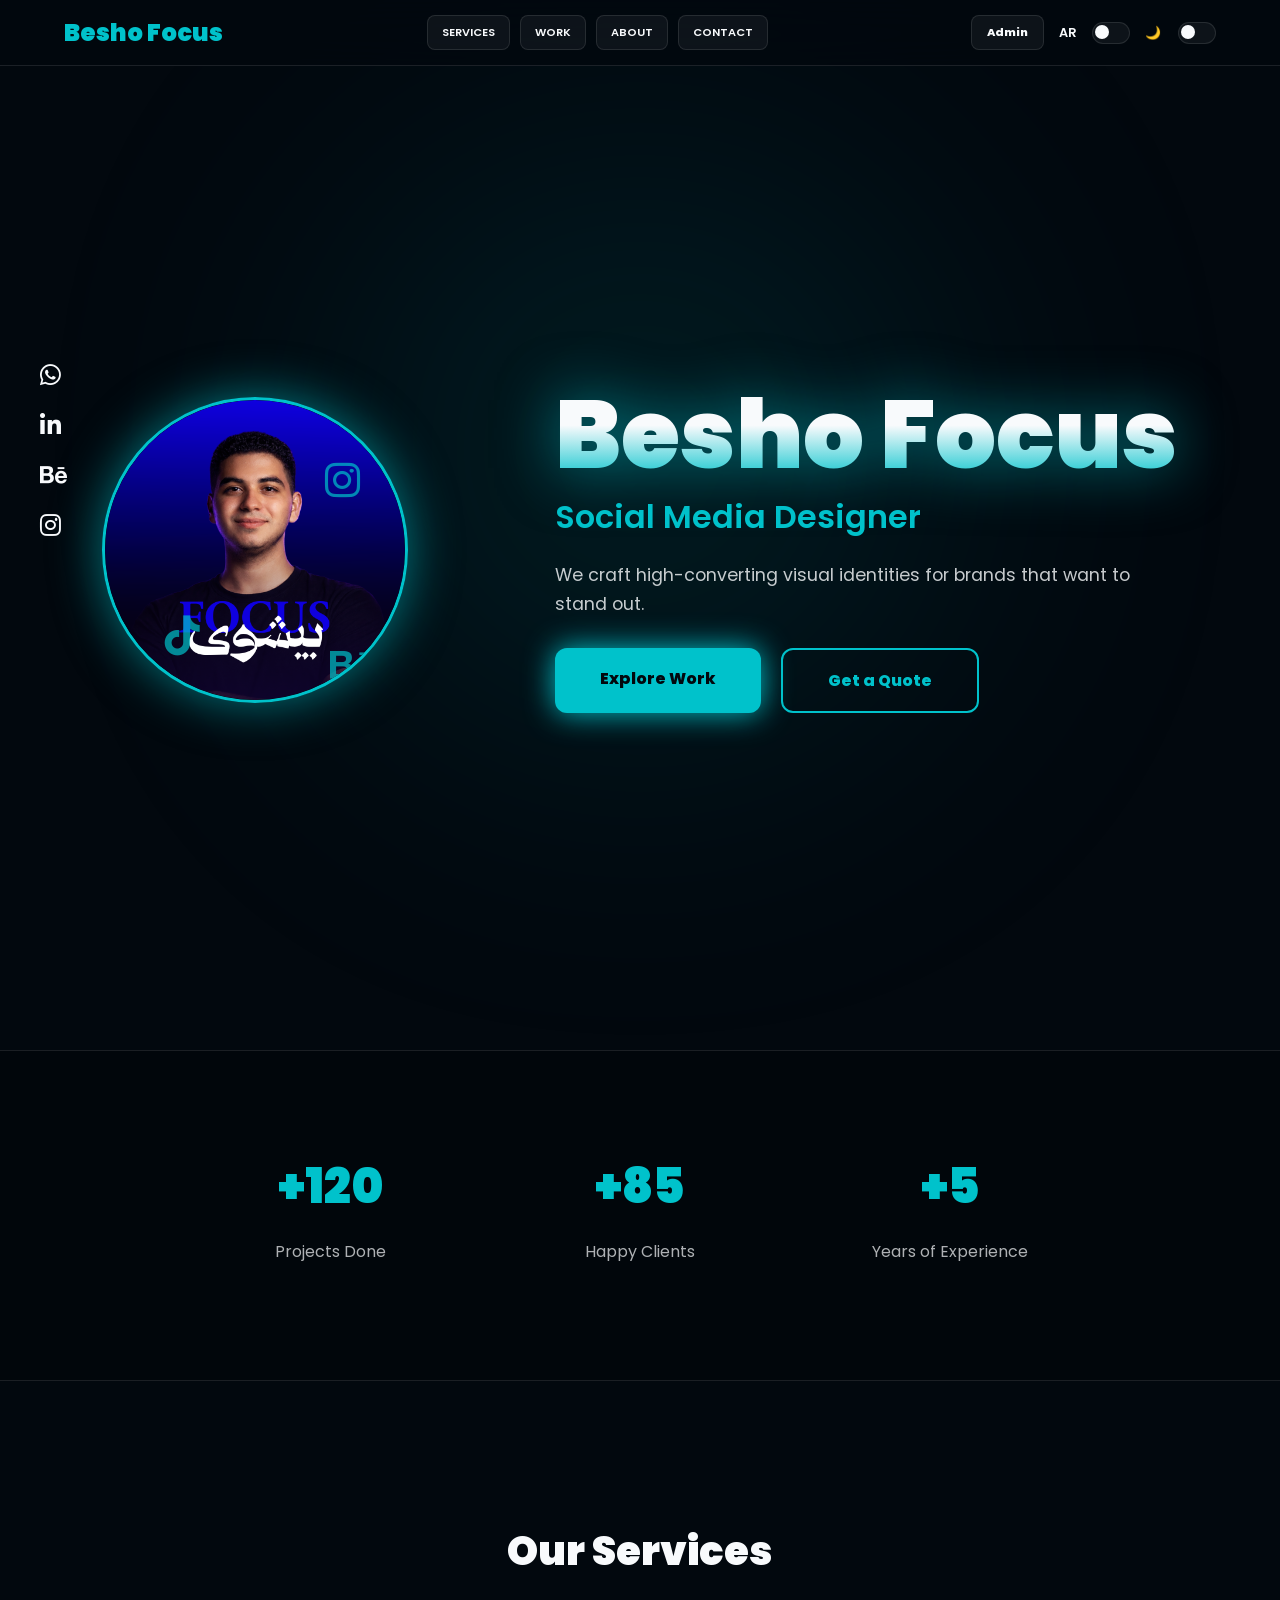
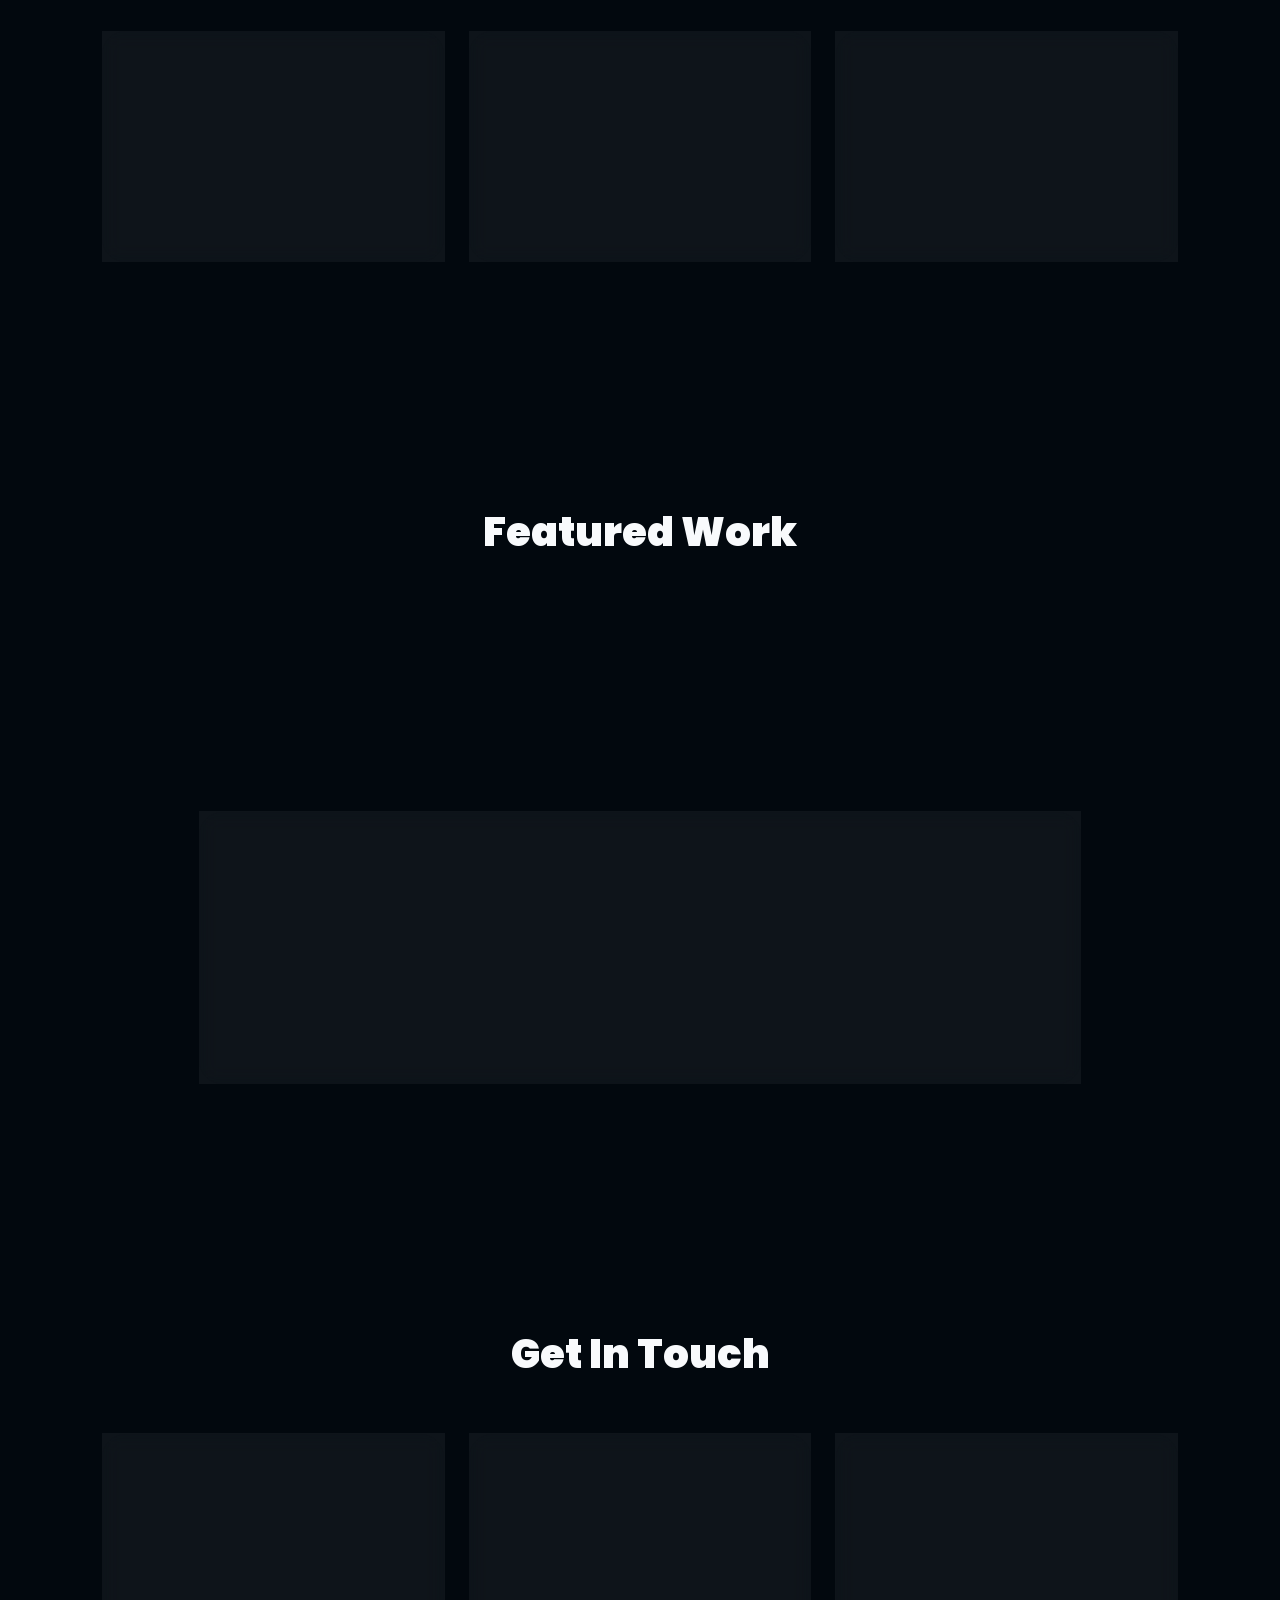
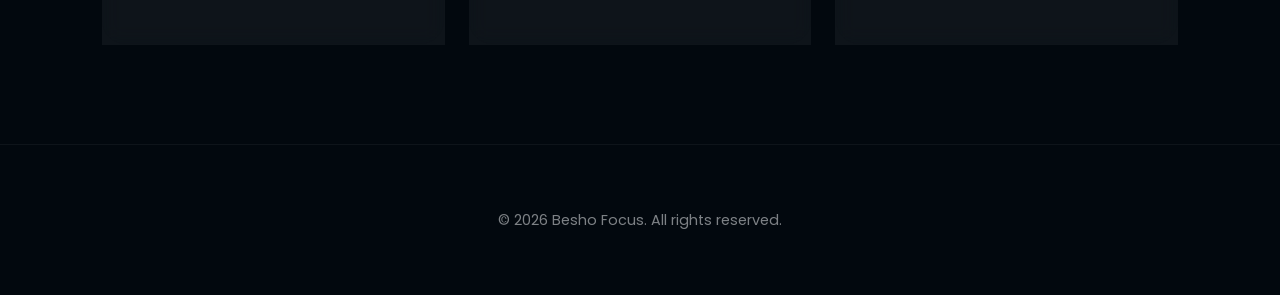
<file: index.html>
<!DOCTYPE html>
<html lang="en">
<head>
  <meta charset="UTF-8">
  <meta name="viewport" content="width=device-width, initial-scale=1.0">
  <title>Besho Focus | Social Media Excellence</title>
  <link rel="preconnect" href="https://fonts.googleapis.com">
  <link rel="preconnect" href="https://fonts.gstatic.com" crossorigin>
  <link href="https://fonts.googleapis.com/css2?family=Poppins:wght@300;600;900&family=Cairo:wght@400;700;900&display=swap" rel="stylesheet">
  <link rel="stylesheet" href="style.css">
  <link rel="stylesheet" href="https://cdnjs.cloudflare.com/ajax/libs/font-awesome/6.0.0-beta3/css/all.min.css">
</head>
<body class="dark">
  <div class="main-glow"></div>

  <header>
    <div class="logo">Besho Focus</div>
    <nav class="nav-boxes">
      <a href="#services" class="nav-box" data-en="Services" data-ar="الخدمات">Services</a>
      <a href="#projects" class="nav-box" data-en="Work" data-ar="الأعمال">Work</a>
      <a href="#about" class="nav-box" data-en="About" data-ar="عنّا">About</a>
      <a href="#contact" class="nav-box" data-en="Contact" data-ar="تواصل">Contact</a>
    </nav>
    <div class="controls">
      <a href="/admin/" class="admin-link" data-en="Admin" data-ar="الأدمن">Admin</a>
      <div class="toggle-container" id="langToggle">
        <span class="toggle-label">AR</span>
        <div class="toggle-switch"><div class="toggle-ball"></div></div>
      </div>
      <div class="toggle-container" id="themeToggle">
        <span class="toggle-label">🌙</span>
        <div class="toggle-switch"><div class="toggle-ball"></div></div>
      </div>
    </div>
  </header>

  <main>
    <!-- Hero Section -->
    <section class="hero">
      <div class="hero-content">
        <div class="hero-image-container">
          <img src="2.png" alt="Besho Focus" class="hero-image">
          <div class="floating-icons">
            <i class="fab fa-adobe"></i>
            <i class="fab fa-instagram"></i>
            <i class="fab fa-tiktok"></i>
            <i class="fab fa-behance"></i>
          </div>
        </div>
        <div class="hero-text-content">
          <h2 class="glow-text" data-en="Besho Focus" data-ar="بيشو فوكس">Besho Focus</h2>
          <h3 data-en="Social Media Designer" data-ar="مصمم سوشيال ميديا">Social Media Designer</h3>
          <p data-en="We craft high-converting visual identities for brands that want to stand out." 
             data-ar="نصنع هويات بصرية قوية للعلامات التجارية التي تسعى للتميز.">
             We craft high-converting visual identities for brands that want to stand out.
          </p>
          <div class="hero-buttons">
            <a href="#projects" class="btn-main-glow" data-en="Explore Work" data-ar="استكشف أعمالنا">Explore Work</a>
            <a href="#contact" class="btn-secondary" data-en="Get a Quote" data-ar="اطلب عرض سعر">Get a Quote</a>
          </div>
        </div>
      </div>
    </section>

    <!-- Side Social Bar -->
    <div class="side-social-bar">
      <a href="#"><i class="fab fa-whatsapp"></i></a>
      <a href="#"><i class="fab fa-linkedin-in"></i></a>
      <a href="#"><i class="fab fa-behance"></i></a>
      <a href="#"><i class="fab fa-instagram"></i></a>
    </div>

    <!-- Stats Section -->
    <section class="stats-section section-padding">
      <div class="stats-grid">
        <div class="stat-item">
          <span class="stat-number">+120</span>
          <p data-en="Projects Done" data-ar="مشاريع منجزة">Projects Done</p>
        </div>
        <div class="stat-item">
          <span class="stat-number">+85</span>
          <p data-en="Happy Clients" data-ar="عملاء سعداء">Happy Clients</p>
        </div>
        <div class="stat-item">
          <span class="stat-number">+5</span>
          <p data-en="Years of Experience" data-ar="سنوات خبرة">Years of Experience</p>
        </div>
      </div>
    </section>

    <!-- Services Section -->
    <section id="services" class="section-padding">
      <h3 class="section-title" data-en="Our Services" data-ar="خدماتنا">Our Services</h3>
      <div class="services-grid">
        <div class="service-card glass-box">
          <div class="icon">🎨</div>
          <h4 data-en="Social Media Design" data-ar="تصميم السوشيال ميديا">Social Media Design</h4>
        </div>
        <div class="service-card glass-box">
          <div class="icon">💎</div>
          <h4 data-en="Brand Identity" data-ar="الهوية البصرية">Brand Identity</h4>
        </div>
        <div class="service-card glass-box">
          <div class="icon">🚀</div>
          <h4 data-en="Ad Creatives" data-ar="تصاميم الإعلانات">Ad Creatives</h4>
        </div>
      </div>
    </section>

    <!-- Projects Section -->
    <section id="projects" class="section-padding">
      <h3 class="section-title" data-en="Featured Work" data-ar="أبرز أعمالنا">Featured Work</h3>
      <div id="projects-container" class="projects-grid"></div>
    </section>

    <!-- About Section -->
    <section id="about" class="section-padding">
      <div class="glass-box about-container">
        <h3 class="section-title" data-en="About Besho Focus" data-ar="عن بيشو فوكس">About Besho Focus</h3>
        <p data-en="We are a creative agency specialized in social media design. With a focus on visual impact and brand storytelling, we help businesses grow their online presence through high-quality designs." 
           data-ar="نحن وكالة إبداعية متخصصة في تصميم السوشيال ميديا. مع التركيز على التأثير البصري وسرد قصة العلامة التجارية، نساعد الشركات على تنمية تواجدها عبر الإنترنت من خلال تصاميم عالية الجودة.">
        </p>
      </div>
    </section>

    <!-- Contact Section -->
    <section id="contact" class="section-padding">
      <h3 class="section-title" data-en="Get In Touch" data-ar="تواصل معنا">Get In Touch</h3>
      <div class="contact-grid">
        <div class="glass-box contact-card">
          <div class="icon">📧</div>
          <h4>Email</h4>
          <p>hello@beshofocus.com</p>
        </div>
        <div class="glass-box contact-card">
          <div class="icon">📱</div>
          <h4>WhatsApp</h4>
          <p>+20 123 456 789</p>
        </div>
        <div class="glass-box contact-card">
          <div class="icon">🌍</div>
          <h4>Social Media</h4>
          <p>@beshofocus</p>
        </div>
      </div>
    </section>
  </main>

  <footer>
    <p>&copy; 2026 Besho Focus. All rights reserved.</p>
  </footer>

  <script src="script.js"></script>
</body>
</html>
</file>
<file: style.css>
:root {
  --blue: #0A2540;
  --turquoise: #00C2CB;
  --glow-color: rgba(0, 194, 203, 0.6);
  --bg-dark: #02080e;
  --glass: rgba(255, 255, 255, 0.05);
  --glass-border: rgba(255, 255, 255, 0.1);
  --text-light: #f8fafc;
  --text-dark: #0a2540;
}

body {
  margin: 0; font-family: 'Poppins', 'Cairo', sans-serif;
  background: var(--bg-dark); color: var(--text-light);
  transition: 0.5s; overflow-x: hidden; direction: ltr !important;
}

.main-glow {
  position: fixed; top: 50%; left: 50%; width: 600px; height: 600px;
  background: var(--glow-color); filter: blur(150px); border-radius: 50%;
  transform: translate(-50%, -50%); z-index: -1; opacity: 0.2; pointer-events: none;
}

/* --- Header & Navigation --- */
header {
  display: flex; justify-content: space-between; align-items: center;
  padding: 15px 5%; position: fixed; width: 90%; top: 0; z-index: 1000;
  background: rgba(2, 8, 14, 0.8); backdrop-filter: blur(25px);
  border-bottom: 1px solid var(--glass-border);
}

.logo { font-size: 1.5rem; font-weight: 900; color: var(--turquoise); }
.nav-boxes { display: flex; gap: 8px; }
.nav-box {
  text-decoration: none; color: var(--text-light); font-size: 0.65rem;
  font-weight: 600; padding: 6px 12px; background: var(--glass);
  border: 1px solid var(--glass-border); border-radius: 8px; transition: 0.3s;
}

.controls { display: flex; gap: 10px; align-items: center; }
.admin-link { text-decoration: none; font-size: 0.65rem; font-weight: 800; color: var(--text-light); background: var(--glass); border: 1px solid var(--glass-border); padding: 6px 12px; border-radius: 8px; }

.toggle-container { display: flex; align-items: center; gap: 5px; cursor: pointer; }
.toggle-switch { width: 32px; height: 18px; background: var(--glass); border: 1px solid var(--glass-border); border-radius: 20px; position: relative; }
.toggle-ball { width: 12px; height: 12px; background: var(--text-light); border-radius: 50%; position: absolute; top: 2px; left: 2px; transition: 0.3s; }
.active .toggle-switch { background: var(--turquoise); }
.active .toggle-ball { left: 16px; }

/* --- Hero Section --- */
.hero { min-height: 100vh; display: flex; align-items: center; padding: 120px 8% 60px; }
.hero-content { display: flex; align-items: center; gap: 50px; width: 100%; max-width: 1200px; margin: 0 auto; }
.hero-image-container { position: relative; width: 320px; height: 320px; flex-shrink: 0; border-radius: 50%; border: 3px solid var(--turquoise); box-shadow: 0 0 50px var(--glow-color); }
.hero-image { width: 100%; height: 100%; object-fit: cover; border-radius: 50%; }

.floating-icons i { position: absolute; font-size: 2rem; color: var(--turquoise); opacity: 0.6; animation: float 6s infinite ease-in-out; }
@keyframes float { 0%, 100% { transform: translateY(0); } 50% { transform: translateY(-20px); } }

.hero h2 { font-size: clamp(2.5rem, 6vw, 5rem); font-weight: 900; margin: 0; background: linear-gradient(180deg, #fff, var(--turquoise)); -webkit-background-clip: text; -webkit-text-fill-color: transparent; }
.hero h3 { color: var(--turquoise); font-size: 1.5rem; margin: 10px 0 20px; }
.hero p { opacity: 0.8; line-height: 1.6; max-width: 600px; margin-bottom: 30px; }
.hero-buttons { display: flex; gap: 15px; }

/* --- Side Social Bar --- */
.side-social-bar { position: fixed; left: 30px; top: 50%; transform: translateY(-50%); display: flex; flex-direction: column; gap: 20px; z-index: 999; }
.side-social-bar a { color: var(--text-light); font-size: 1.4rem; transition: 0.3s; }
.side-social-bar a:hover { color: var(--turquoise); transform: scale(1.2); }

/* --- Sections & Grids --- */
.section-padding { padding: 80px 8%; }
.section-title { font-size: 2.2rem; text-align: center; margin-bottom: 40px; font-weight: 900; }
.glass-box { background: var(--glass); border: 1px solid var(--glass-border); border-radius: 20px; backdrop-filter: blur(10px); padding: 30px; transition: 0.4s; }
.services-grid, .contact-grid { display: grid; grid-template-columns: repeat(auto-fit, minmax(280px, 1fr)); gap: 20px; }
.stats-grid { display: grid; grid-template-columns: repeat(3, 1fr); gap: 20px; text-align: center; margin-bottom: 50px; }
.stat-number { font-size: 2.5rem; font-weight: 900; color: var(--turquoise); display: block; }

/* --- Buttons --- */
.btn-main-glow { text-decoration: none; padding: 14px 30px; border-radius: 10px; background: var(--turquoise); color: #000; font-weight: 700; box-shadow: 0 0 20px var(--turquoise); transition: 0.3s; }
.btn-secondary { text-decoration: none; padding: 14px 30px; border-radius: 10px; border: 2px solid var(--turquoise); color: var(--turquoise); font-weight: 700; transition: 0.3s; }

/* --- Light Mode --- */
body.light { background: #f8fafc; color: #0a2540; }
body.light header { background: rgba(248, 250, 252, 0.9); border-bottom: 1px solid #ddd; }
body.light .nav-box, body.light .admin-link { color: #0a2540; background: #eee; }
body.light .glass-box { background: #fff; border-color: #ddd; color: #0a2540; }
body.light .side-social-bar a { color: #0a2540; }

/* --- Responsive Design (Mobile Fixes) --- */
@media (max-width: 992px) {
  .hero-content { flex-direction: column; text-align: center; gap: 30px; }
  .hero-text-content { display: flex; flex-direction: column; align-items: center; }
  .hero-buttons { justify-content: center; }
  .stats-grid { grid-template-columns: 1fr; gap: 30px; }
}

@media (max-width: 768px) {
  header { flex-direction: column; gap: 15px; padding: 15px 2%; width: 96%; }
  .nav-boxes { flex-wrap: wrap; justify-content: center; }
  .hero { padding-top: 180px; }
  .hero-image-container { width: 240px; height: 240px; }
  .side-social-bar { position: static; flex-direction: row; justify-content: center; transform: none; margin-top: 40px; }
  .section-title { font-size: 1.8rem; }
}

/* Main Glow Effect */
.main-glow {
  position: fixed;
  top: 50%;
  left: 50%;
  width: 600px;
  height: 600px;
  background: var(--glow-color);
  filter: blur(150px);
  border-radius: 50%;
  transform: translate(-50%, -50%);
  z-index: -1;
  opacity: 0.2;
  pointer-events: none;
}

/* Glass Box Styling */
.glass-box {
  background: var(--glass);
  border: 1px solid var(--glass-border);
  border-radius: 24px;
  backdrop-filter: blur(10px);
  padding: 40px 20px;
  text-align: center;
  transition: 0.5s;
}

.glass-box:hover {
  transform: translateY(-10px);
  border-color: var(--turquoise);
  box-shadow: 0 20px 60px rgba(0, 194, 203, 0.2);
}

/* Responsive Design */
@media (min-width: 768px) {
  .hero-content {
    flex-direction: row;
    text-align: left;
    justify-content: space-between;
  }

  .hero-text-content {
    text-align: left;
  }

  .hero-buttons {
    justify-content: flex-start;
  }

  .side-social-bar {
    left: 40px;
  }
}

@media (max-width: 767px) {
  header {
    flex-wrap: wrap;
    justify-content: center;
    gap: 10px;
  }

  .nav-boxes {
    order: 3;
    width: 100%;
    justify-content: center;
  }

  .controls {
    order: 2;
  }

  .logo {
    order: 1;
  }

  .side-social-bar {
    position: static;
    flex-direction: row;
    justify-content: center;
    transform: translateY(0);
    margin-top: 20px;
    padding: 0 8%;
  }

  .hero-image-container {
    margin-bottom: 30px;
  }
}



Upgrade

Share
Lite
تمام، هبدأ دلوقتي في تحديث ملف style.css عشان يتناسب مع الهيكلة الجديدة ويضيف كل التنسيقات المطلوبة زي الأيقونات العائمة وشريط التواصل الجانبي، مع الحفاظ على الـ Glassmorphism والـ Glow والـ Dark/Light Mode.
ابعت الكود وانا هنسخ
Lite
تمام يا فوكس، هبعتلك الكود كامل دلوقتي. بس الأول، بما إننا هنستخدم أيقونات Font Awesome، محتاجين نتأكد إنها متضمنة في ملف الـ index.html.
لو لسه ما ضفتش السطر ده في الـ <head> بتاع index.html، فضلاً ضيفه:
HTML
<link rel="stylesheet" href="https://cdnjs.cloudflare.com/ajax/libs/font-awesome/6.0.0-beta3/css/all.min.css">
السطر ده بيضمن إن أيقونات Font Awesome هتشتغل معاك بشكل سليم. بعد ما تتأكد من إضافته، هبعتلك ملف الـ style.css كاملاً بالتعديلات الجديدة.
Analyzed faress-mohamed.com for design cues like minimal layout and floating icons. Next, I updated style.css with new styles, ensuring Font Awesome icons are included in index.html.

I have updated the script.js to include new interactions and scroll reveal animations for the website, supporting the redesign aligned with faress-mohamed.com's style.

Lite
تمام يا فوكس، تم تحديث ملفات موقعك بالكامل لتعكس التصميم الجديد المستوحى من موقع فارس محمد، مع الحفاظ على هويتك البصرية وتأثيرات الـ Glassmorphism والـ Glow.
الملفات المرفقة تحتوي على:
index.html: الهيكل الجديد للصفحة الرئيسية، بما في ذلك:
قسم Hero مُعاد تصميمه بصورة شخصية (placeholder حالياً) وأيقونات عائمة.
شريط تواصل اجتماعي جانبي ثابت.
قسم إحصائيات (Stats Section) جديد.
تحديث روابط التنقل لتشمل السكاشن الجديدة.
style.css: التنسيقات الشاملة التي تدعم التصميم الجديد، بما في ذلك:
تنسيقات الأيقونات العائمة وشريط التواصل الجانبي.
تنسيقات قسم الإحصائيات.
تعديلات على الـ Dark/Light Mode لضمان التوافق مع العناصر الجديدة.
تحسينات عامة على الـ Glassmorphism والـ Glow.
تنسيقات Responsive Design لضمان عرض الموقع بشكل جيد على مختلف الشاشات.
script.js: تحديثات لـ JavaScript لتشمل:
تفعيل أنميشن الظهور (Scroll Reveal) للعناصر والسكاشن الجديدة.
الحفاظ على وظائف تبديل الثيم واللغة.
ملاحظة هامة:
تأكد من إضافة سطر Font Awesome CSS في الـ <head> بملف index.html إذا لم تكن قد أضفته بالفعل:
HTML
<link rel="stylesheet" href="https://cdnjs.cloudflare.com/ajax/libs/font-awesome/6.0.0-beta3/css/all.min.css">
الصورة الشخصية في قسم Hero حالياً هي placeholder (https://via.placeholder.com/300 ). ستحتاج لاستبدالها بصورتك الحقيقية.
الآن يمكنك رفع هذه الملفات إلى استضافتك (Vercel) لمشاهدة التغييرات. لو احتجت أي تعديلات أو واجهت أي مشكلة، أنا موجود! 🚀🔥
index.html
Code · 6.74 KB
style.css
Code · 9.25 KB
script.js
Code · 1.38 KB
View all files in this task
How was this result?
لو عاوز اضيف صورتى اعمل ايه
Lite
عشان تضيف صورتك الحقيقية بدل الصورة المؤقتة (Placeholder)، قدامك طريقتين سهلين:
الطريقة الأولى: لو هترفع الصورة مع ملفات الموقع (الأفضل)
سمّي صورتك اسم بسيط زي my-photo.jpg (أو .png).
حط الصورة في نفس الفولدر اللي فيه ملف الـ index.html.
افتح ملف index.html ودوّر على السطر ده (سطر رقم 47 تقريباً):
HTML
<img src="https://via.placeholder.com/300" alt="Besho Focus" class="hero-image">
غير الجزء اللي بين علامات التنصيص في src لاسم صورتك، ليكون كدا:
HTML
<img src="my-photo.jpg" alt="Besho Focus" class="hero-image">
الطريقة الثانية: لو عاوز تستخدم رابط مباشر (لو الصورة مرفوعة أونلاين )
لو صورتك مرفوعة على موقع زي (Google Drive أو Imgur أو أي موقع رفع صور)، خد الرابط المباشر للصورة وحطه مكان الرابط القديم في نفس السطر:
HTML
<img src="رابط_صورتك_هنا" alt="Besho Focus" class="hero-image">
نصيحة منّي:
يفضل تكون الصورة مربعة (Square) عشان تطلع مظبوطة جوه الدائرة.
لو الصورة خلفيتها شفافة (PNG) هتدي شكل "Luxury" أكتر مع الـ Glow اللي وراها.
جرب ترفعها دلوقتي وطمني لو محتاج مساعدة في تظبيط مقاسها! 📸🔥
خلى الموقع متوافق مع الهاتف والديسكتوب
Lite
ولا يهمك يا فوكس، أنا فعلاً كنت عامل حسابي في الكود اللي فات إنه يكون Responsive (متوافق مع الموبايل والديسكتوب)، بس عشان نضمن إن التجربة تكون مثالية 100% على كل الشاشات، عملتلك تحديث شامل لملف الـ style.css.
التحديث ده بيظبط:
الهيدر (Header): بيتحول لشكل مريح على الموبايل (اللوجو فوق والسويتشات تحته).
قسم الـ Hero: الصورة والنص بيترتبوا فوق بعض في الموبايل عشان مفيش حاجة تخرج بره الشاشة.
شريط السوشيال ميديا: بيبقى تحت خالص في الموبايل بشكل أفقي بدل ما يغطي على الكلام.
الشبكات (Grids): الخدمات والمشاريع بتترتب تلقائياً حسب عرض الشاشة.
انسخ الكود ده وحطه في ملف style.css بالكامل (ده النسخة النهائية والأكثر استقراراً):
CSS
:root {
  --blue: #0A2540;
  --turquoise: #00C2CB;
  --glow-color: rgba(0, 194, 203, 0.6);
  --bg-dark: #02080e;
  --glass: rgba(255, 255, 255, 0.05);
  --glass-border: rgba(255, 255, 255, 0.1);
  --text-light: #f8fafc;
  --text-dark: #0a2540;
}

body {
  margin: 0; font-family: 'Poppins', 'Cairo', sans-serif;
  background: var(--bg-dark); color: var(--text-light);
  transition: 0.5s; overflow-x: hidden; direction: ltr !important;
}

.main-glow {
  position: fixed; top: 50%; left: 50%; width: 600px; height: 600px;
  background: var(--glow-color); filter: blur(150px); border-radius: 50%;
  transform: translate(-50%, -50%); z-index: -1; opacity: 0.2; pointer-events: none;
}

/* --- Header & Navigation --- */
header {
  display: flex; justify-content: space-between; align-items: center;
  padding: 15px 5%; position: fixed; width: 90%; top: 0; z-index: 1000;
  background: rgba(2, 8, 14, 0.8); backdrop-filter: blur(25px);
  border-bottom: 1px solid var(--glass-border);
}

.logo { font-size: 1.5rem; font-weight: 900; color: var(--turquoise); }
.nav-boxes { display: flex; gap: 8px; }
.nav-box {
  text-decoration: none; color: var(--text-light); font-size: 0.65rem;
  font-weight: 600; padding: 6px 12px; background: var(--glass);
  border: 1px solid var(--glass-border); border-radius: 8px; transition: 0.3s;
}

.controls { display: flex; gap: 10px; align-items: center; }
.admin-link { text-decoration: none; font-size: 0.65rem; font-weight: 800; color: var(--text-light); background: var(--glass); border: 1px solid var(--glass-border); padding: 6px 12px; border-radius: 8px; }

.toggle-container { display: flex; align-items: center; gap: 5px; cursor: pointer; }
.toggle-switch { width: 32px; height: 18px; background: var(--glass); border: 1px solid var(--glass-border); border-radius: 20px; position: relative; }
.toggle-ball { width: 12px; height: 12px; background: var(--text-light); border-radius: 50%; position: absolute; top: 2px; left: 2px; transition: 0.3s; }
.active .toggle-switch { background: var(--turquoise); }
.active .toggle-ball { left: 16px; }

/* --- Hero Section --- */
.hero { min-height: 100vh; display: flex; align-items: center; padding: 120px 8% 60px; }
.hero-content { display: flex; align-items: center; gap: 50px; width: 100%; max-width: 1200px; margin: 0 auto; }
.hero-image-container { position: relative; width: 320px; height: 320px; flex-shrink: 0; border-radius: 50%; border: 3px solid var(--turquoise); box-shadow: 0 0 50px var(--glow-color); }
.hero-image { width: 100%; height: 100%; object-fit: cover; border-radius: 50%; }

.floating-icons i { position: absolute; font-size: 2rem; color: var(--turquoise); opacity: 0.6; animation: float 6s infinite ease-in-out; }
@keyframes float { 0%, 100% { transform: translateY(0); } 50% { transform: translateY(-20px); } }

.hero h2 { font-size: clamp(2.5rem, 6vw, 5rem); font-weight: 900; margin: 0; background: linear-gradient(180deg, #fff, var(--turquoise)); -webkit-background-clip: text; -webkit-text-fill-color: transparent; }
.hero h3 { color: var(--turquoise); font-size: 1.5rem; margin: 10px 0 20px; }
.hero p { opacity: 0.8; line-height: 1.6; max-width: 600px; margin-bottom: 30px; }
.hero-buttons { display: flex; gap: 15px; }

/* --- Side Social Bar --- */
.side-social-bar { position: fixed; left: 30px; top: 50%; transform: translateY(-50%); display: flex; flex-direction: column; gap: 20px; z-index: 999; }
.side-social-bar a { color: var(--text-light); font-size: 1.4rem; transition: 0.3s; }
.side-social-bar a:hover { color: var(--turquoise); transform: scale(1.2); }

/* --- Sections & Grids --- */
.section-padding { padding: 80px 8%; }
.section-title { font-size: 2.2rem; text-align: center; margin-bottom: 40px; font-weight: 900; }
.glass-box { background: var(--glass); border: 1px solid var(--glass-border); border-radius: 20px; backdrop-filter: blur(10px); padding: 30px; transition: 0.4s; }
.services-grid, .contact-grid { display: grid; grid-template-columns: repeat(auto-fit, minmax(280px, 1fr)); gap: 20px; }
.stats-grid { display: grid; grid-template-columns: repeat(3, 1fr); gap: 20px; text-align: center; margin-bottom: 50px; }
.stat-number { font-size: 2.5rem; font-weight: 900; color: var(--turquoise); display: block; }

/* --- Buttons --- */
.btn-main-glow { text-decoration: none; padding: 14px 30px; border-radius: 10px; background: var(--turquoise); color: #000; font-weight: 700; box-shadow: 0 0 20px var(--turquoise); transition: 0.3s; }
.btn-secondary { text-decoration: none; padding: 14px 30px; border-radius: 10px; border: 2px solid var(--turquoise); color: var(--turquoise); font-weight: 700; transition: 0.3s; }

/* --- Light Mode --- */
body.light { background: #f8fafc; color: #0a2540; }
body.light header { background: rgba(248, 250, 252, 0.9); border-bottom: 1px solid #ddd; }
body.light .nav-box, body.light .admin-link { color: #0a2540; background: #eee; }
body.light .glass-box { background: #fff; border-color: #ddd; color: #0a2540; }
body.light .side-social-bar a { color: #0a2540; }

/* --- Responsive Design (Mobile Fixes) --- */
@media (max-width: 992px) {
  .hero-content { flex-direction: column; text-align: center; gap: 30px; }
  .hero-text-content { display: flex; flex-direction: column; align-items: center; }
  .hero-buttons { justify-content: center; }
  .stats-grid { grid-template-columns: 1fr; gap: 30px; }
}

@media (max-width: 768px) {
  header { flex-direction: column; gap: 15px; padding: 15px 2%; width: 96%; }
  .nav-boxes { flex-wrap: wrap; justify-content: center; }
  .hero { padding-top: 180px; }
  .hero-image-container { width: 240px; height: 240px; }
  .side-social-bar { position: static; flex-direction: row; justify-content: center; transform: none; margin-top: 40px; }
  .section-title { font-size: 1.8rem; }
}
حدث الملف دلوقتي وجرب تفتح الموقع من الموبايل.. هتلاقي كل حاجة اترتبت وبقت "Responsive" ومريحة جداً في الاستخدام! طمني لو في أي جزء لسه محتاج تظبيط. 📱💻🔥
Responsive web design preference

Ensure that the website or web application is compatible with both mobile devices and desktop computers, adapting its layout and functionality to different screen sizes.

Dismiss
Accept
Task completed
How was this result?
Suggested follow-ups




style.css
:root {
  --blue: #0A2540;
  --turquoise: #00C2CB;
  --glow-color: rgba(0, 194, 203, 0.6);
  --bg-dark: #02080e;
  --glass: rgba(255, 255, 255, 0.05);
  --glass-border: rgba(255, 255, 255, 0.1);
  --text-light: #f8fafc;
  --text-dark: #0a2540;
}

body {
  margin: 0;
  font-family: 'Poppins', 'Cairo', sans-serif;
  background: var(--bg-dark);
  color: var(--text-light);
  transition: 0.5s;
  overflow-x: hidden;
  direction: ltr !important;
}

/* Main Glow Effect */
.main-glow {
  position: fixed;
  top: 50%;
  left: 50%;
  width: 600px;
  height: 600px;
  background: var(--glow-color);
  filter: blur(150px);
  border-radius: 50%;
  transform: translate(-50%, -50%);
  z-index: -1;
  opacity: 0.2;
  pointer-events: none;
}

/* Header */
header {
  display: flex;
  justify-content: space-between;
  align-items: center;
  padding: 15px 5%;
  position: fixed;
  width: 90%;
  top: 0;
  z-index: 1000;
  background: rgba(2, 8, 14, 0.8);
  backdrop-filter: blur(25px);
  border-bottom: 1px solid var(--glass-border);
}

.logo {
  font-size: 1.5rem;
  font-weight: 900;
  color: var(--turquoise);
}

.nav-boxes {
  display: flex;
  gap: 10px;
}

.nav-box {
  text-decoration: none;
  color: var(--text-light);
  font-size: 0.7rem;
  font-weight: 600;
  padding: 8px 14px;
  background: var(--glass);
  border: 1px solid var(--glass-border);
  border-radius: 8px;
  transition: 0.3s;
  text-transform: uppercase;
}

.nav-box:hover {
  background: var(--turquoise);
  color: var(--bg-dark);
  box-shadow: 0 0 20px var(--turquoise);
}

/* Controls & Toggles */
.controls {
  display: flex;
  gap: 15px;
  align-items: center;
}

.admin-link {
  text-decoration: none;
  font-size: 0.7rem;
  font-weight: 800;
  color: var(--text-light);
  background: var(--glass);
  border: 1px solid var(--glass-border);
  padding: 8px 15px;
  border-radius: 8px;
  transition: 0.3s;
}

.toggle-container {
  display: flex;
  align-items: center;
  gap: 8px;
  cursor: pointer;
}

.toggle-label {
  font-size: 0.8rem;
  font-weight: 600;
  min-width: 25px;
}

.toggle-switch {
  width: 36px;
  height: 20px;
  background: var(--glass);
  border: 1px solid var(--glass-border);
  border-radius: 20px;
  position: relative;
  transition: 0.3s;
}

.toggle-ball {
  width: 14px;
  height: 14px;
  background: var(--text-light);
  border-radius: 50%;
  position: absolute;
  top: 2px;
  left: 2px;
  transition: 0.3s;
}

/* Active States for Toggles */
.active .toggle-switch {
  background: var(--turquoise);
  border-color: var(--turquoise);
  box-shadow: 0 0 15px var(--turquoise);
}

.active .toggle-ball {
  left: 18px;
  background: var(--bg-dark);
}

/* Hero Section */
.hero {
  min-height: 100vh;
  display: flex;
  justify-content: center;
  align-items: center;
  text-align: center;
  padding: 100px 8% 50px;
}

.hero-content {
  display: flex;
  flex-direction: column;
  align-items: center;
  gap: 40px;
  max-width: 1200px;
  width: 100%;
}

.hero-image-container {
  position: relative;
  width: 300px;
  height: 300px;
  border-radius: 50%;
  overflow: hidden;
  border: 3px solid var(--turquoise);
  box-shadow: 0 0 50px var(--glow-color);
}

.hero-image {
  width: 100%;
  height: 100%;
  object-fit: cover;
}

.floating-icons {
  position: absolute;
  top: 0;
  left: 0;
  width: 100%;
  height: 100%;
  pointer-events: none;
}

.floating-icons i {
  position: absolute;
  font-size: 2.5rem;
  color: var(--turquoise);
  opacity: 0.7;
  animation: float 10s ease-in-out infinite;
}

.floating-icons i:nth-child(1) { top: 10%; left: 10%; animation-delay: 0s; }
.floating-icons i:nth-child(2) { top: 20%; right: 15%; animation-delay: 2s; }
.floating-icons i:nth-child(3) { bottom: 15%; left: 20%; animation-delay: 4s; }
.floating-icons i:nth-child(4) { bottom: 5%; right: 10%; animation-delay: 6s; }

@keyframes float {
  0% { transform: translate(0, 0); }
  50% { transform: translate(10px, 20px); }
  100% { transform: translate(0, 0); }
}

.hero-text-content {
  max-width: 800px;
}

.hero h2 {
  font-size: clamp(2.5rem, 8vw, 6rem);
  font-weight: 900;
  line-height: 1;
  background: linear-gradient(180deg, var(--text-light) 40%, var(--turquoise) 100%);
  -webkit-background-clip: text;
  -webkit-text-fill-color: transparent;
  filter: drop-shadow(0 0 30px var(--glow-color));
  margin-bottom: 10px;
}

.hero h3 {
  font-size: clamp(1.2rem, 3vw, 2rem);
  font-weight: 600;
  color: var(--turquoise);
  margin-bottom: 20px;
}

.hero p {
  font-size: 1.1rem;
  line-height: 1.6;
  opacity: 0.8;
  margin-bottom: 30px;
}

.hero-buttons {
  display: flex;
  gap: 20px;
  justify-content: center;
}

.btn-main-glow {
  text-decoration: none;
  padding: 18px 45px;
  border-radius: 12px;
  background: var(--turquoise);
  color: var(--bg-dark);
  font-weight: 800;
  box-shadow: 0 0 30px var(--turquoise);
  transition: 0.4s;
  display: inline-block;
}

.btn-main-glow:hover {
  transform: translateY(-5px);
  box-shadow: 0 0 40px var(--turquoise);
}

.btn-secondary {
  text-decoration: none;
  padding: 18px 45px;
  border-radius: 12px;
  background: transparent;
  border: 2px solid var(--turquoise);
  color: var(--turquoise);
  font-weight: 800;
  transition: 0.4s;
  display: inline-block;
}

.btn-secondary:hover {
  background: var(--turquoise);
  color: var(--bg-dark);
}

/* Side Social Bar */
.side-social-bar {
  position: fixed;
  left: 20px;
  top: 50%;
  transform: translateY(-50%);
  display: flex;
  flex-direction: column;
  gap: 15px;
  z-index: 999;
}

.side-social-bar a {
  color: var(--text-light);
  font-size: 1.5rem;
  transition: 0.3s;
}

.side-social-bar a:hover {
  color: var(--turquoise);
  transform: translateX(5px);
}

/* General Section Styling */
.section-padding {
  padding: 100px 8%;
}

.section-title {
  font-size: 2.5rem;
  margin-bottom: 50px;
  text-align: center;
  font-weight: 900;
  color: var(--text-light);
}

/* Stats Section */
.stats-section {
  background: rgba(0, 0, 0, 0.2);
  border-top: 1px solid var(--glass-border);
  border-bottom: 1px solid var(--glass-border);
}

.stats-grid {
  display: grid;
  grid-template-columns: repeat(auto-fit, minmax(200px, 1fr));
  gap: 30px;
  text-align: center;
  max-width: 900px;
  margin: 0 auto;
}

.stat-item .stat-number {
  font-size: 3rem;
  font-weight: 900;
  color: var(--turquoise);
  display: block;
  margin-bottom: 10px;
}

.stat-item p {
  font-size: 1rem;
  opacity: 0.7;
}

/* Glass Box Styling */
.glass-box {
  background: var(--glass);
  border: 1px solid var(--glass-border);
  border-radius: 24px;
  backdrop-filter: blur(10px);
  padding: 40px 20px;
  text-align: center;
  transition: 0.5s;
}

.glass-box:hover {
  transform: translateY(-10px);
  border-color: var(--turquoise);
  box-shadow: 0 20px 60px rgba(0, 194, 203, 0.2);
}

/* Services Section */
.services-grid {
  display: grid;
  grid-template-columns: repeat(auto-fit, minmax(280px, 1fr));
  gap: 25px;
}

.service-card .icon {
  font-size: 3rem;
  margin-bottom: 20px;
  color: var(--turquoise);
}

.service-card h4 {
  font-size: 1.5rem;
  font-weight: 700;
  margin-bottom: 10px;
}

/* About Section */
.about-container {
  max-width: 800px;
  margin: 0 auto;
  padding: 60px 40px;
}

.about-container p {
  font-size: 1.1rem;
  line-height: 1.8;
  opacity: 0.8;
}

/* Contact Section */
.contact-grid {
  display: grid;
  grid-template-columns: repeat(auto-fit, minmax(280px, 1fr));
  gap: 25px;
}

.contact-card {
  padding: 40px 20px;
}

.contact-card h4 {
  color: var(--turquoise);
  margin-bottom: 10px;
}

/* Footer */
footer {
  padding: 50px;
  text-align: center;
  opacity: 0.5;
  font-size: 0.9rem;
  border-top: 1px solid var(--glass-border);
  color: var(--text-light);
}

/* Light Mode Fix */
body.light {
  background: var(--text-light);
  color: var(--text-dark);
}

body.light header {
  background: rgba(248, 250, 252, 0.85);
  border-bottom: 1px solid rgba(10, 37, 64, 0.1);
}

body.light .logo {
  color: var(--text-dark);
}

body.light .nav-box,
body.light .admin-link {
  color: var(--text-dark);
  background: rgba(10, 37, 64, 0.05);
  border-color: rgba(10, 37, 64, 0.1);
}

body.light .hero h2 {
  background: linear-gradient(180deg, var(--text-dark) 40%, var(--turquoise) 100%);
  -webkit-background-clip: text;
  -webkit-text-fill-color: transparent;
}

body.light .glass-box {
  background: white;
  border-color: rgba(10, 37, 64, 0.1);
  color: var(--text-dark);
}

body.light .toggle-switch {
  border-color: rgba(10, 37, 64, 0.2);
}

body.light .toggle-ball {
  background: var(--text-dark);
}

body.light .side-social-bar a {
  color: var(--text-dark);
}

body.light .section-title {
  color: var(--text-dark);
}

body.light footer {
  color: var(--text-dark);
}

/* Responsive Design */
@media (min-width: 768px) {
  .hero-content {
    flex-direction: row;
    text-align: left;
    justify-content: space-between;
  }

  .hero-text-content {
    text-align: left;
  }

  .hero-buttons {
    justify-content: flex-start;
  }

  .side-social-bar {
    left: 40px;
  }
}

@media (max-width: 767px) {
  header {
    flex-wrap: wrap;
    justify-content: center;
    gap: 10px;
  }

  .nav-boxes {
    order: 3;
    width: 100%;
    justify-content: center;
  }

  .controls {
    order: 2;
  }

  .logo {
    order: 1;
  }

  .side-social-bar {
    position: static;
    flex-direction: row;
    justify-content: center;
    transform: translateY(0);
    margin-top: 20px;
    padding: 0 8%;
  }

  .hero-image-container {
    margin-bottom: 30px;
  }
}
Manus
</file>
